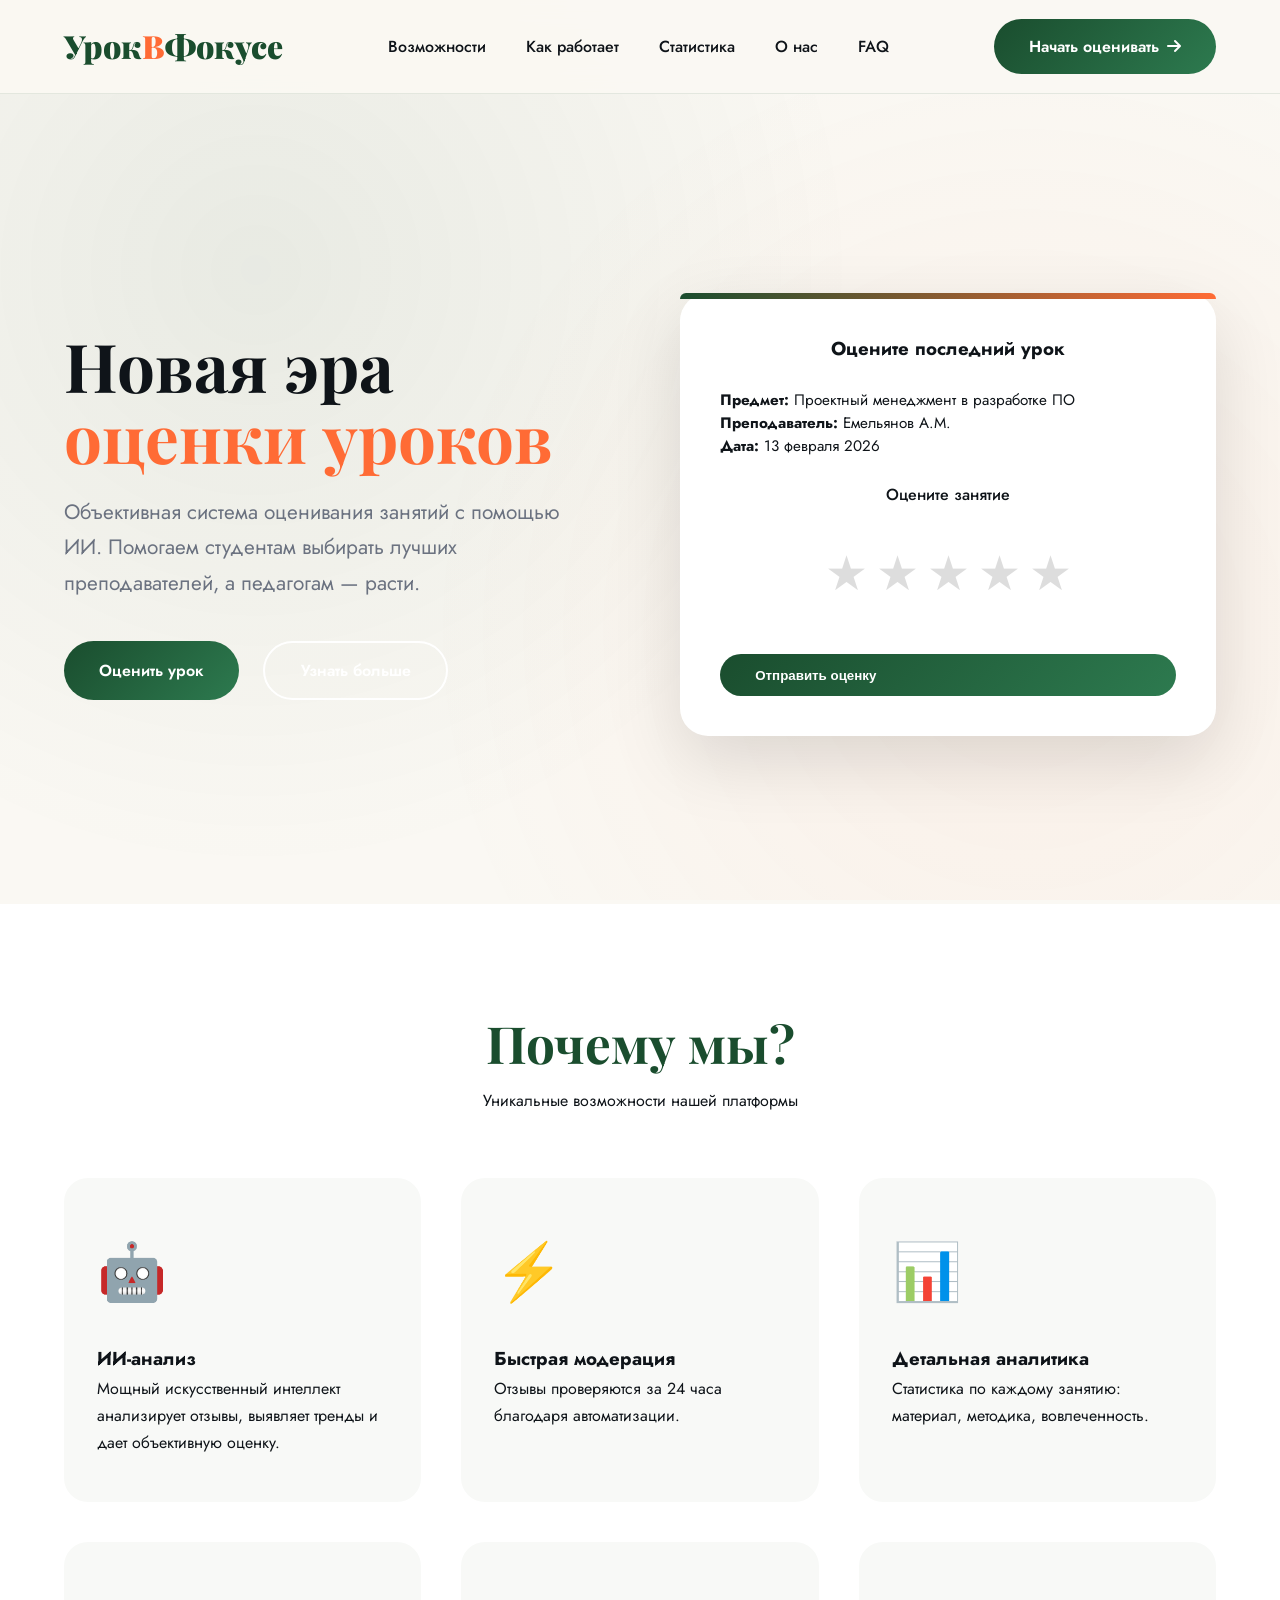
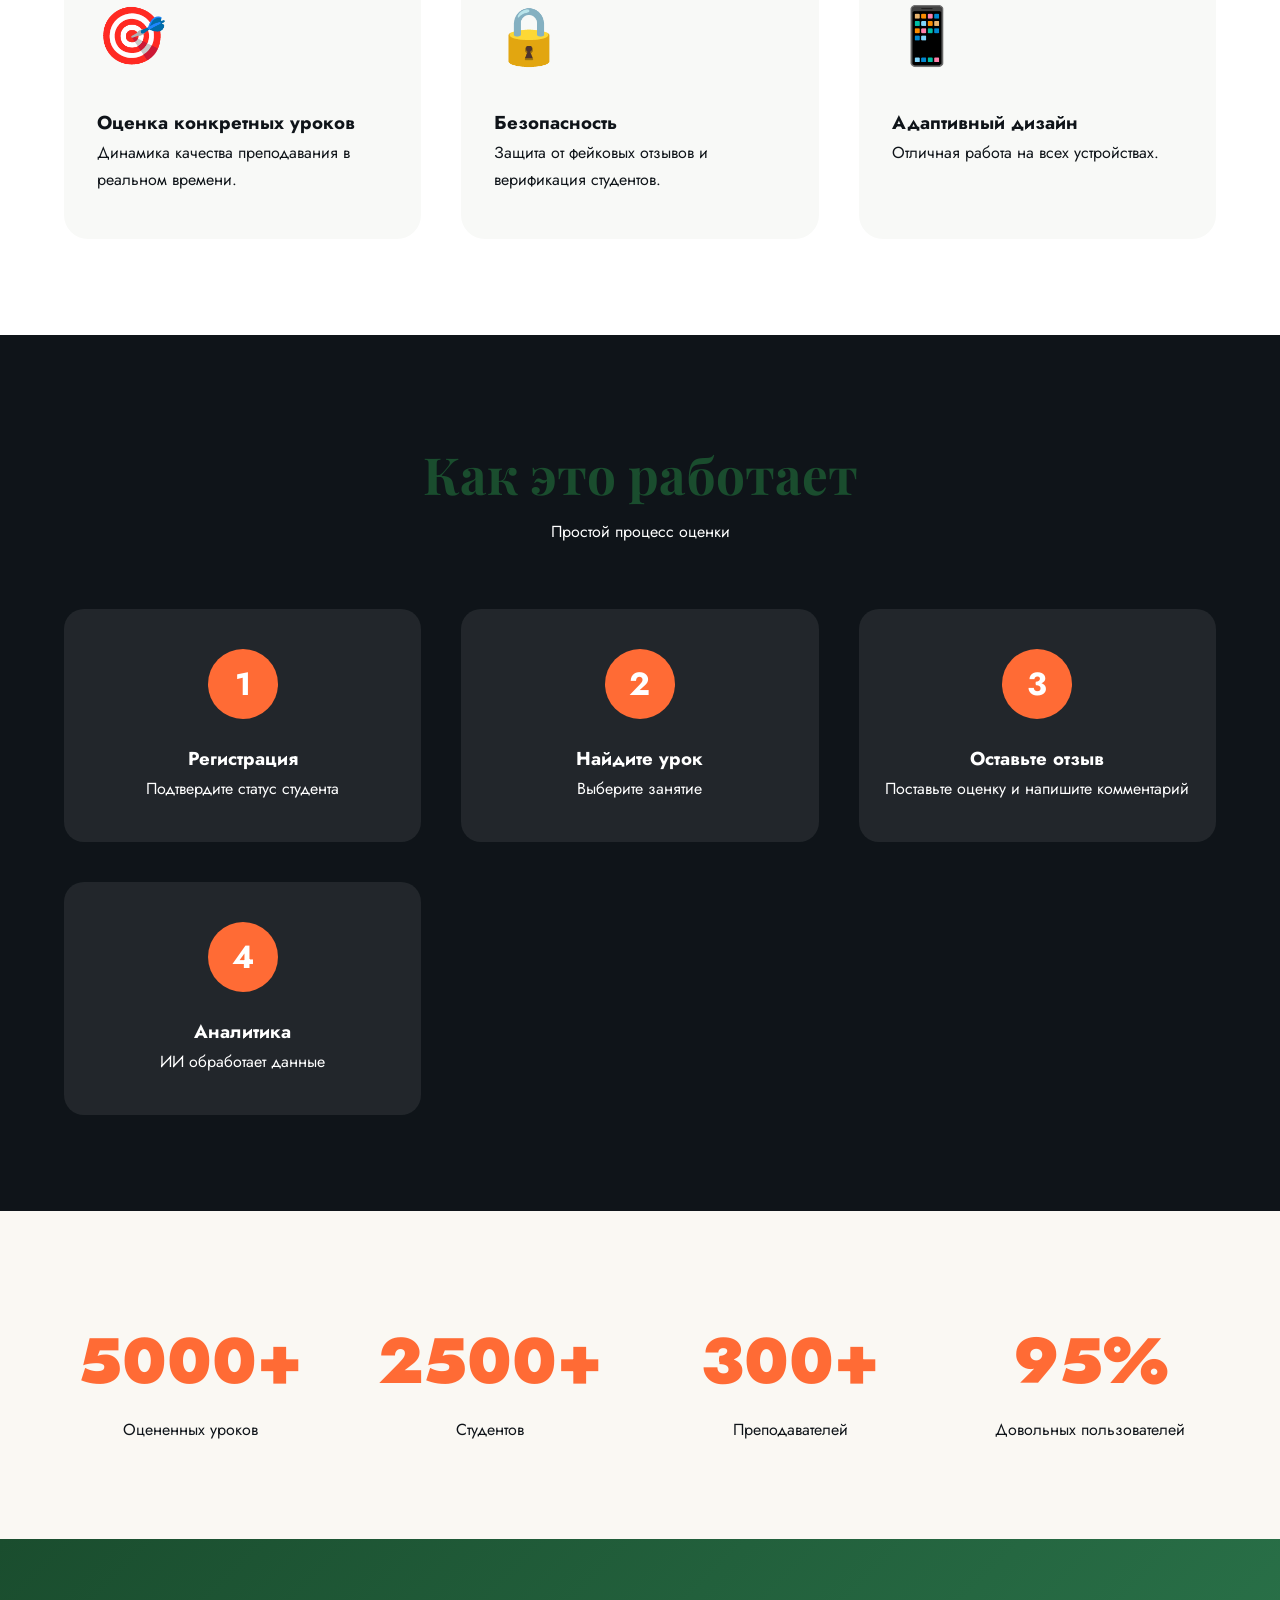
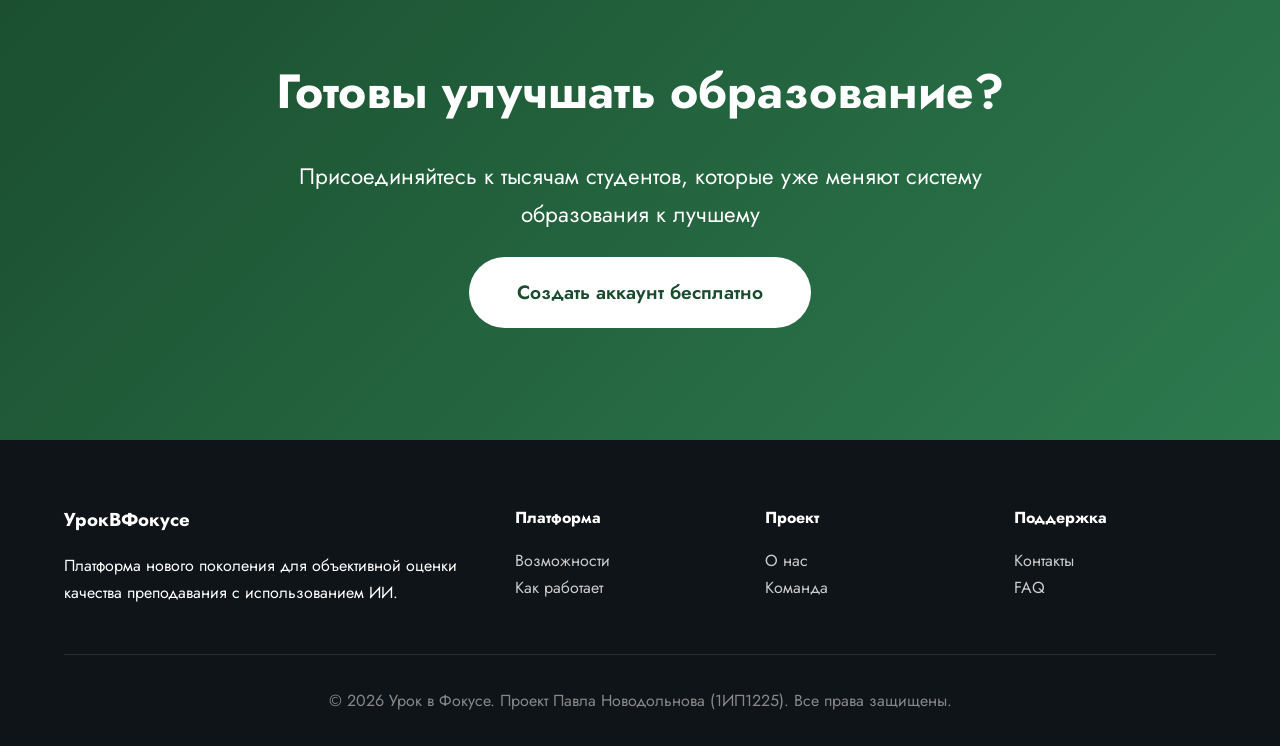
<file: index.html>
<!DOCTYPE html>
<html lang="ru">
<head>
    <meta charset="UTF-8">
    <meta name="viewport" content="width=device-width, initial-scale=1.0">
    <title>Урок в Фокусе — Новая Эра Оценки Уроков</title>
    <link rel="preconnect" href="https://fonts.googleapis.com">
    <link rel="preconnect" href="https://fonts.gstatic.com" crossorigin>
    <link href="https://fonts.googleapis.com/css2?family=Playfair+Display:wght@600;700;900&amp;family=Jost:wght@300;400;500;600;700&amp;display=swap" rel="stylesheet">
    <link rel="stylesheet" href="https://cdnjs.cloudflare.com/ajax/libs/font-awesome/6.6.0/css/all.min.css">
    <link rel="stylesheet" href="assets/css/main.css">
</head>
<body>
    <header>
        <div class="logo">Урок<span>В</span>Фокусе</div>
        <nav>
            <a href="#features">Возможности</a>
            <a href="#how">Как работает</a>
            <a href="#stats">Статистика</a>
            <a href="#about">О нас</a>
            <a href="#faq">FAQ</a>
        </nav>
        <a href="#contact" class="cta-button">Начать оценивать <i class="fas fa-arrow-right"></i></a>
        <div class="hamburger">☰</div>
    </header>

    <section class="hero">
        <div class="hero-content">
            <h1>Новая эра <span>оценки уроков</span></h1>
            <p>Объективная система оценивания занятий с помощью ИИ. Помогаем студентам выбирать лучших преподавателей, а педагогам — расти.</p>
            <div class="hero-actions">
                <a href="#contact" class="cta-button">Оценить урок</a>
                <a href="#how" class="cta-button" style="background: transparent; border: 2px solid white; color: white;">Узнать больше</a>
            </div>
        </div>

        <div class="rating-card">
            <h3 style="margin-bottom: 1.5rem; text-align: center;">Оцените последний урок</h3>
            <div style="margin-bottom: 1.5rem; font-size: 0.95rem; line-height: 1.5;">
                <strong>Предмет:</strong> Проектный менеджмент в разработке ПО<br>
                <strong>Преподаватель:</strong> Емельянов А.М.<br>
                <strong>Дата:</strong> 13 февраля 2026
            </div>
            <div class="rating-label" style="text-align:center; margin: 1rem 0; font-weight: 500;">Оцените занятие</div>
            <div class="stars" id="stars">
                <span class="star" data-rating="1">★</span>
                <span class="star" data-rating="2">★</span>
                <span class="star" data-rating="3">★</span>
                <span class="star" data-rating="4">★</span>
                <span class="star" data-rating="5">★</span>
            </div>
            <button onclick="submitRating()" class="cta-button" style="width: 100%; margin-top: 1rem;">Отправить оценку</button>
        </div>
    </section>

    <section class="features" id="features">
        <div class="section-header">
            <h2>Почему мы?</h2>
            <p>Уникальные возможности нашей платформы</p>
        </div>
        <div class="features-grid">
            <div class="feature-card">
                <div class="feature-icon">🤖</div>
                <h3>ИИ-анализ</h3>
                <p>Мощный искусственный интеллект анализирует отзывы, выявляет тренды и дает объективную оценку.</p>
            </div>
            <div class="feature-card">
                <div class="feature-icon">⚡</div>
                <h3>Быстрая модерация</h3>
                <p>Отзывы проверяются за 24 часа благодаря автоматизации.</p>
            </div>
            <div class="feature-card">
                <div class="feature-icon">📊</div>
                <h3>Детальная аналитика</h3>
                <p>Статистика по каждому занятию: материал, методика, вовлеченность.</p>
            </div>
            <div class="feature-card">
                <div class="feature-icon">🎯</div>
                <h3>Оценка конкретных уроков</h3>
                <p>Динамика качества преподавания в реальном времени.</p>
            </div>
            <div class="feature-card">
                <div class="feature-icon">🔒</div>
                <h3>Безопасность</h3>
                <p>Защита от фейковых отзывов и верификация студентов.</p>
            </div>
            <div class="feature-card">
                <div class="feature-icon">📱</div>
                <h3>Адаптивный дизайн</h3>
                <p>Отличная работа на всех устройствах.</p>
            </div>
        </div>
    </section>

    <section class="how-it-works" id="how">
        <div class="section-header">
            <h2>Как это работает</h2>
            <p>Простой процесс оценки</p>
        </div>
        <div class="steps">
            <div class="step">
                <div class="step-number">1</div>
                <h3>Регистрация</h3>
                <p>Подтвердите статус студента</p>
            </div>
            <div class="step">
                <div class="step-number">2</div>
                <h3>Найдите урок</h3>
                <p>Выберите занятие</p>
            </div>
            <div class="step">
                <div class="step-number">3</div>
                <h3>Оставьте отзыв</h3>
                <p>Поставьте оценку и напишите комментарий</p>
            </div>
            <div class="step">
                <div class="step-number">4</div>
                <h3>Аналитика</h3>
                <p>ИИ обработает данные</p>
            </div>
        </div>
    </section>

    <section class="stats" id="stats">
        <div class="stat-item">
            <h3>5000+</h3>
            <p>Оцененных уроков</p>
        </div>
        <div class="stat-item">
            <h3>2500+</h3>
            <p>Студентов</p>
        </div>
        <div class="stat-item">
            <h3>300+</h3>
            <p>Преподавателей</p>
        </div>
        <div class="stat-item">
            <h3>95%</h3>
            <p>Довольных пользователей</p>
        </div>
    </section>

    <section class="cta-section" id="contact">
        <h2 style="font-size: 3rem;">Готовы улучшать образование?</h2>
        <p style="font-size: 1.4rem; max-width: 700px; margin: 1.5rem auto;">Присоединяйтесь к тысячам студентов, которые уже меняют систему образования к лучшему</p>
        <a href="#" onclick="alert('Регистрация открыта! (демо)')" class="cta-button" style="background: white; color: var(--primary); font-size: 1.2rem; padding: 1.2rem 3rem;">Создать аккаунт бесплатно</a>
    </section>

    <footer>
        <div class="footer-content">
            <div>
                <h3 style="margin-bottom: 1rem;">УрокВФокусе</h3>
                <p>Платформа нового поколения для объективной оценки качества преподавания с использованием ИИ.</p>
            </div>
            <div>
                <h4>Платформа</h4>
                <ul style="list-style: none; margin-top: 1rem;">
                    <li><a href="#features" style="color: #ccc; text-decoration: none;">Возможности</a></li>
                    <li><a href="#how" style="color: #ccc; text-decoration: none;">Как работает</a></li>
                </ul>
            </div>
            <div>
                <h4>Проект</h4>
                <ul style="list-style: none; margin-top: 1rem;">
                    <li><a href="#" style="color: #ccc; text-decoration: none;">О нас</a></li>
                    <li><a href="#" style="color: #ccc; text-decoration: none;">Команда</a></li>
                </ul>
            </div>
            <div>
                <h4>Поддержка</h4>
                <ul style="list-style: none; margin-top: 1rem;">
                    <li><a href="#" style="color: #ccc; text-decoration: none;">Контакты</a></li>
                    <li><a href="#" style="color: #ccc; text-decoration: none;">FAQ</a></li>
                </ul>
            </div>
        </div>
        <div style="text-align: center; margin-top: 3rem; padding-top: 2rem; border-top: 1px solid rgba(255,255,255,0.1); color: #888;">
            © 2026 Урок в Фокусе. Проект Павла Новодольнова (1ИП1225). Все права защищены.
        </div>
    </footer>

    <script src="assets/js/main.js"></script>
</body>
</html>
</file>
<file: assets/css/main.css>
:root {
    --primary: #1a4d2e;
    --secondary: #ff6b35;
    --accent: #f7b32b;
    --dark: #0f1419;
    --light: #faf8f3;
    --gray: #6b7280;
}

* {
    margin: 0;
    padding: 0;
    box-sizing: border-box;
}

body {
    font-family: 'Jost', sans-serif;
    background: var(--light);
    color: var(--dark);
    line-height: 1.7;
    overflow-x: hidden;
}

/* Анимированный фон */
body::before {
    content: '';
    position: fixed;
    top: 0; left: 0;
    width: 100%; height: 100%;
    background: radial-gradient(circle at 20% 30%, rgba(26, 77, 46, 0.08) 0%, transparent 50%),
                radial-gradient(circle at 80% 70%, rgba(255, 107, 53, 0.06) 0%, transparent 50%);
    z-index: -1;
    animation: floatBg 25s ease-in-out infinite;
}

@keyframes floatBg {
    0%, 100% { transform: translate(0, 0); }
    50% { transform: translate(40px, -40px); }
}

header {
    position: sticky;
    top: 0;
    background: rgba(250, 248, 243, 0.95);
    backdrop-filter: blur(12px);
    border-bottom: 1px solid rgba(26, 77, 46, 0.1);
    z-index: 1000;
    padding: 1.2rem 5%;
    display: flex;
    justify-content: space-between;
    align-items: center;
}

.logo {
    font-family: 'Playfair Display', serif;
    font-size: 2rem;
    font-weight: 900;
    color: var(--primary);
}

.logo span {
    color: var(--secondary);
}

nav {
    display: flex;
    gap: 2.5rem;
    align-items: center;
}

nav a {
    text-decoration: none;
    color: var(--dark);
    font-weight: 500;
    position: relative;
    transition: color 0.3s;
}

nav a::after {
    content: '';
    position: absolute;
    bottom: -6px;
    left: 0;
    width: 0;
    height: 2px;
    background: var(--secondary);
    transition: width 0.4s ease;
}

nav a:hover::after {
    width: 100%;
}

nav a:hover {
    color: var(--secondary);
}

.cta-button {
    background: linear-gradient(135deg, var(--primary), #2d7a4f);
    color: white;
    padding: 0.85rem 2.2rem;
    border: none;
    border-radius: 50px;
    font-weight: 600;
    cursor: pointer;
    transition: all 0.3s ease;
    text-decoration: none;
    display: inline-flex;
    align-items: center;
    gap: 8px;
}

.cta-button:hover {
    transform: translateY(-3px);
    box-shadow: 0 15px 35px rgba(26, 77, 46, 0.3);
}

/* Hamburger */
.hamburger {
    display: none;
    font-size: 1.8rem;
    cursor: pointer;
    color: var(--primary);
}

/* Hero */
.hero {
    padding: 7rem 5% 5rem;
    display: grid;
    grid-template-columns: 1fr 1fr;
    gap: 5rem;
    align-items: center;
    min-height: 90vh;
}

.hero-content h1 {
    font-family: 'Playfair Display', serif;
    font-size: 4.2rem;
    line-height: 1.05;
    margin-bottom: 1.5rem;
}

.hero-content h1 span {
    color: var(--secondary);
}

.hero-content p {
    font-size: 1.3rem;
    color: var(--gray);
    max-width: 500px;
}

.hero-actions {
    margin-top: 2.5rem;
    display: flex;
    gap: 1.5rem;
}

.rating-card {
    background: white;
    padding: 2.5rem;
    border-radius: 28px;
    box-shadow: 0 25px 70px rgba(0, 0, 0, 0.12);
    position: relative;
}

.rating-card::before {
    content: '';
    position: absolute;
    top: 0; left: 0; right: 0;
    height: 6px;
    background: linear-gradient(90deg, var(--primary), var(--secondary));
    border-radius: 28px 28px 0 0;
}

.stars {
    font-size: 3rem;
    display: flex;
    justify-content: center;
    gap: 8px;
    margin: 1.5rem 0;
    cursor: pointer;
}

.star {
    transition: transform 0.2s, color 0.2s;
    color: #ddd;
}

.star:hover,
.star.active {
    color: var(--accent);
    transform: scale(1.3);
}

/* Features */
.features {
    padding: 6rem 5%;
    background: white;
}

.section-header {
    text-align: center;
    margin-bottom: 4rem;
}

.section-header h2 {
    font-family: 'Playfair Display', serif;
    font-size: 3.2rem;
    color: var(--primary);
}

.features-grid {
    display: grid;
    grid-template-columns: repeat(auto-fit, minmax(320px, 1fr));
    gap: 2.5rem;
}

.feature-card {
    background: #f8f9f7;
    padding: 2.8rem 2rem;
    border-radius: 24px;
    transition: all 0.4s ease;
    border: 1px solid transparent;
}

.feature-card:hover {
    transform: translateY(-12px);
    border-color: var(--primary);
    box-shadow: 0 20px 50px rgba(26, 77, 46, 0.15);
}

.feature-icon {
    font-size: 3.5rem;
    margin-bottom: 1.5rem;
}

/* How it works */
.how-it-works {
    padding: 6rem 5%;
    background: var(--dark);
    color: white;
}

.steps {
    display: grid;
    grid-template-columns: repeat(auto-fit, minmax(260px, 1fr));
    gap: 2.5rem;
}

.step {
    text-align: center;
    background: rgba(255,255,255,0.08);
    padding: 2.5rem 1.5rem;
    border-radius: 20px;
}

.step-number {
    width: 70px;
    height: 70px;
    background: var(--secondary);
    color: white;
    border-radius: 50%;
    display: flex;
    align-items: center;
    justify-content: center;
    font-size: 2rem;
    font-weight: bold;
    margin: 0 auto 1.5rem;
}

/* Stats */
.stats {
    padding: 6rem 5%;
    display: grid;
    grid-template-columns: repeat(auto-fit, minmax(180px, 1fr));
    gap: 3rem;
    text-align: center;
}

.stat-item h3 {
    font-size: 4rem;
    font-weight: 900;
    color: var(--secondary);
}

/* CTA */
.cta-section {
    padding: 7rem 5%;
    background: linear-gradient(135deg, var(--primary), #2d7a4f);
    color: white;
    text-align: center;
}

/* Footer */
footer {
    background: var(--dark);
    color: white;
    padding: 4rem 5% 2rem;
}

.footer-content {
    display: grid;
    grid-template-columns: 2fr repeat(3, 1fr);
    gap: 3rem;
}

/* Mobile */
@media (max-width: 968px) {
    .hero {
        grid-template-columns: 1fr;
        text-align: center;
        padding: 4rem 5%;
    }
    
    nav {
        display: none;
    }
    
    .hamburger {
        display: block;
    }
    
    .footer-content {
        grid-template-columns: 1fr;
    }
}
</file>
